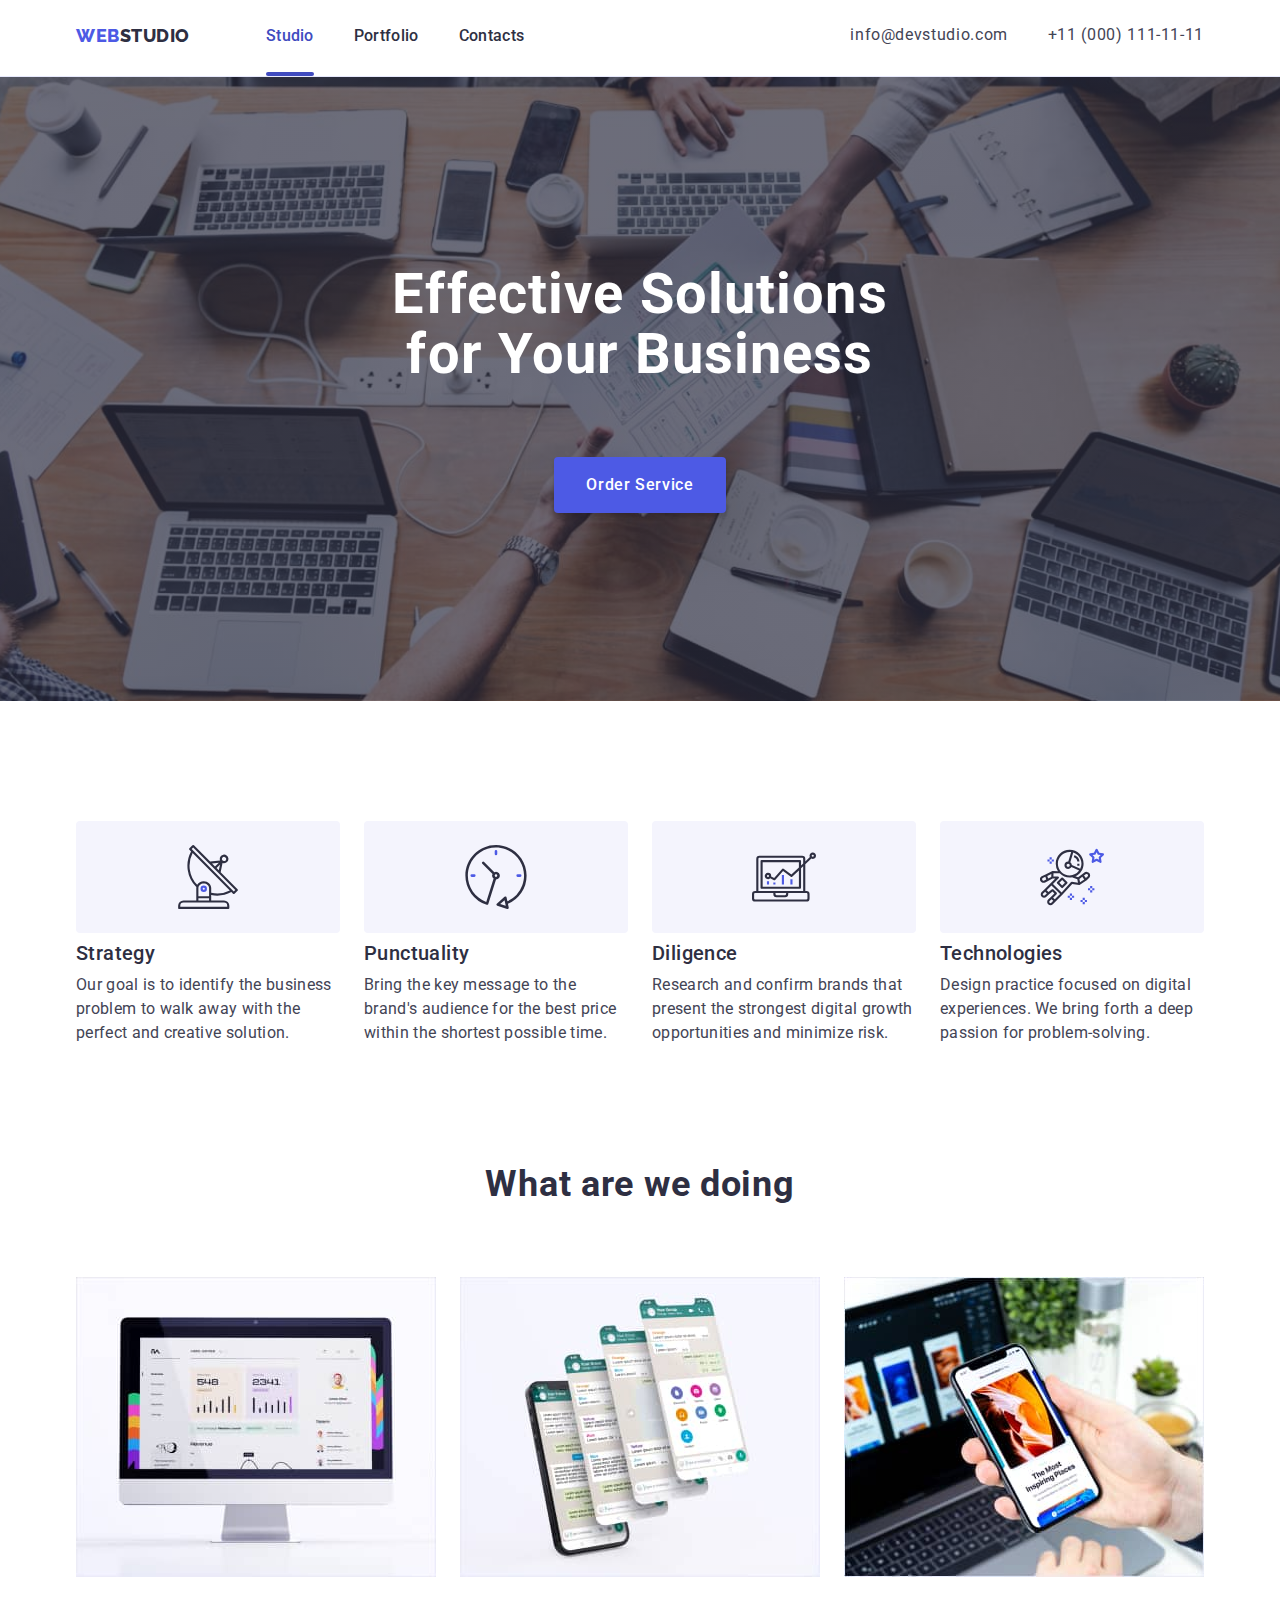
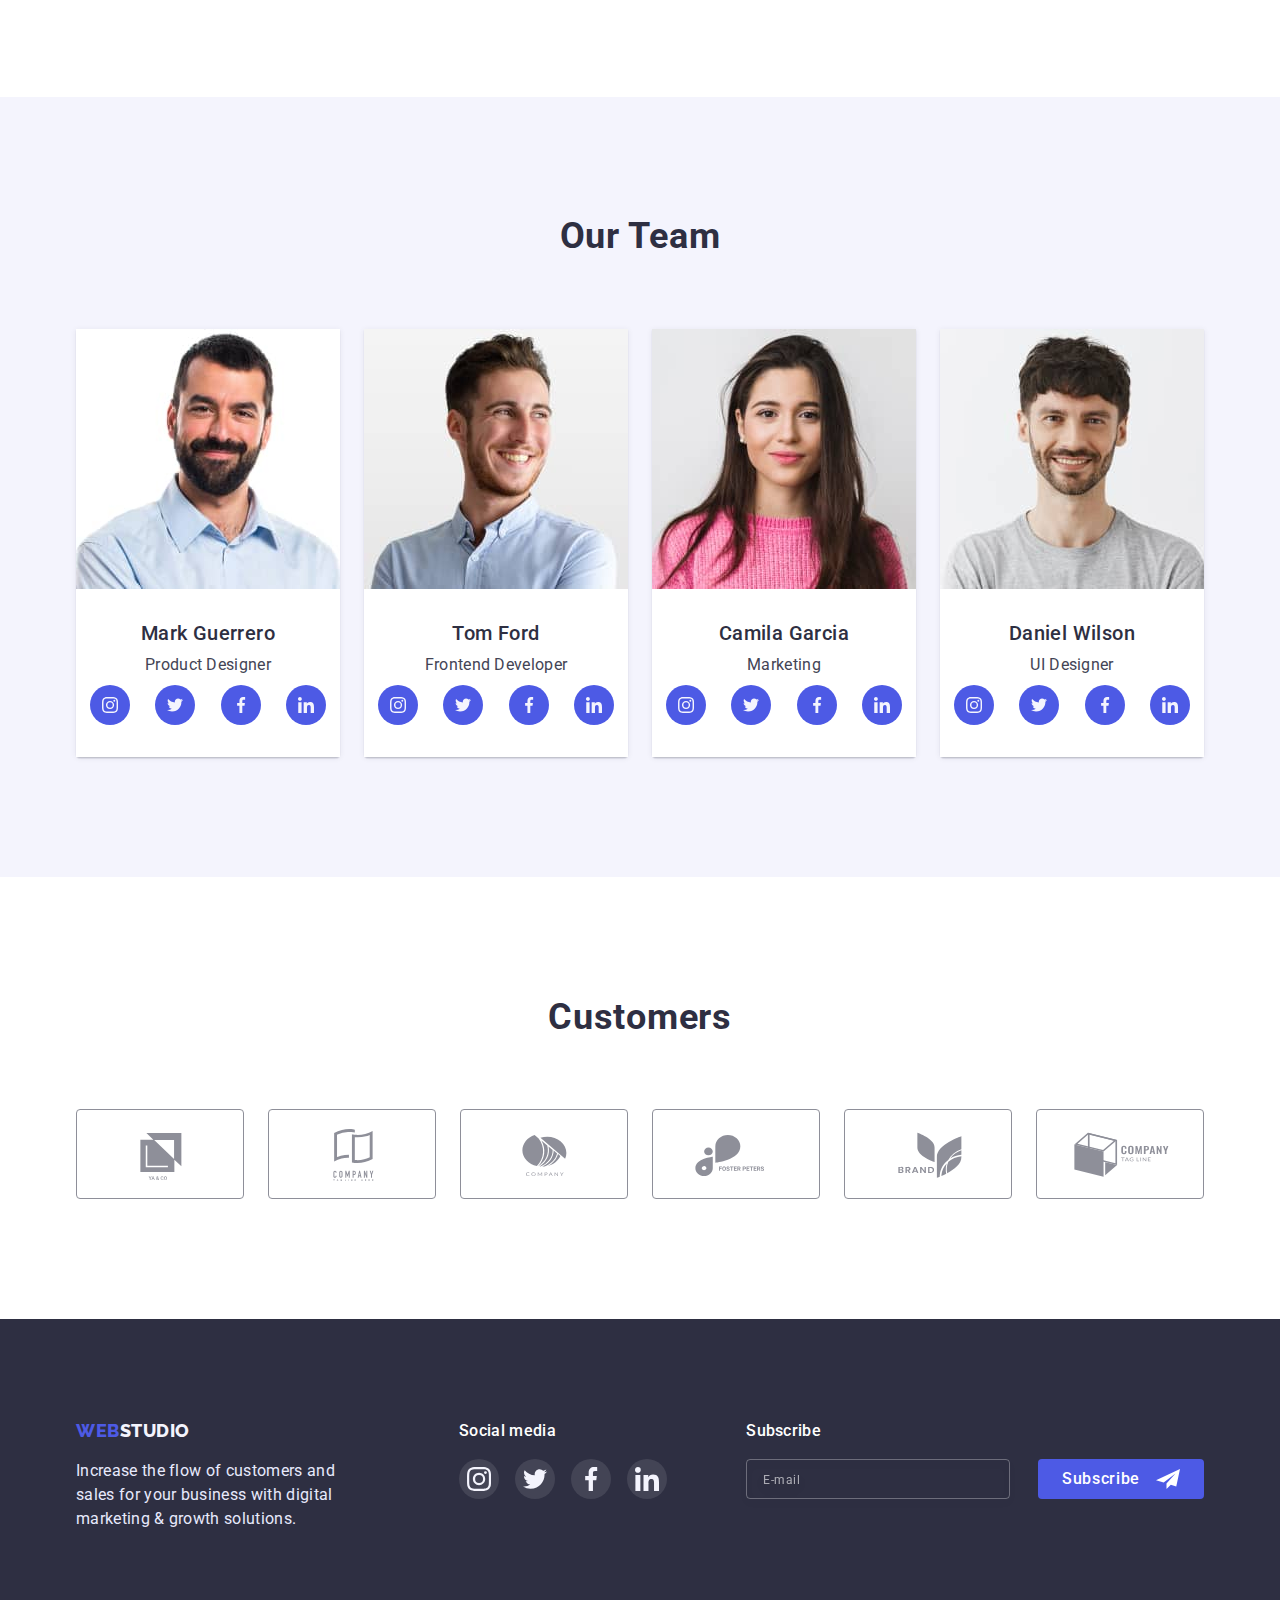
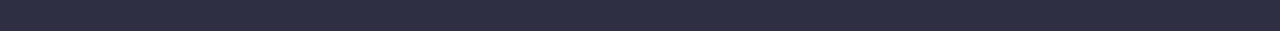
<file: index.html>
<!DOCTYPE html>
<html lang="en">
  <head>
    <meta charset="UTF-8" />
    <meta http-equiv="X-UA-Compatible" content="IE=edge" />
    <meta name="viewport" content="width=device-width, initial-scale=1.0" />
    <title>WebStudio</title>
    <link
      rel="stylesheet"
      href="https://cdnjs.cloudflare.com/ajax/libs/modern-normalize/1.0.0/modern-normalize.min.css"
    />
    <link
      href="https://fonts.googleapis.com/css2?family=Raleway:wght@800&family=Roboto:wght@400;500;700;900&display=swap"
      rel="stylesheet"
    />
    <link rel="stylesheet" href="./css/styles.css" />
  </head>
  <body>
    <header class="page-header">
      <div class="container">
        <a class="logo" href="./index.html"
          ><span class="logo-accent">Web</span>Studio</a
        >
        <div class="menu-container js-menu-container">
          <button class="menu-toggle js-close-menu mobile-menu-close">
            <svg class="close-modal-icon" width="8" height="8">
              <use href="./images/icons.svg#icon-close-modal"></use>
            </svg>
          </button>
          <nav class="page-nav">
            <ul class="nav-list">
              <li class="nav-item">
                <a class="nav-link active-link" href="./index.html">Studio</a>
              </li>
              <li class="nav-item">
                <a class="nav-link" href="./portfolio.html">Portfolio</a>
              </li>
              <li class="nav-item">
                <a class="nav-link" href="">Contacts</a>
              </li>
            </ul>
          </nav>
          <div class="menu-bottom">
            <address class="page-address">
              <ul class="contacts-list">
                <li class="contacts-item">
                  <a class="contacts-link" href="mailto:info@devstudio.com"
                    >info@devstudio.com</a
                  >
                </li>
                <li class="contacts-item">
                  <a class="contacts-link" href="tel:+110001111111"
                    >+11 (000) 111-11-11</a
                  >
                </li>
              </ul>
            </address>
            <ul class="social-list">
              <li class="social-item">
                <a href="" class="social-link">
                  <svg class="social-icon" width="16" height="16">
                    <use href="./images/icons.svg#icon-instagram"></use>
                  </svg>
                </a>
              </li>
              <li class="social-item">
                <a href="" class="social-link">
                  <svg class="social-icon" width="16" height="16">
                    <use href="./images/icons.svg#icon-twitter"></use>
                  </svg>
                </a>
              </li>
              <li class="social-item">
                <a href="" class="social-link">
                  <svg class="social-icon" width="16" height="16">
                    <use href="./images/icons.svg#icon-facebook"></use>
                  </svg>
                </a>
              </li>
              <li class="social-item">
                <a href="" class="social-link">
                  <svg class="social-icon" width="16" height="16">
                    <use href="./images/icons.svg#icon-linkedin"></use>
                  </svg>
                </a>
              </li>
            </ul>
          </div>
        </div>
        <button
          class="menu-toggle js-open-menu"
          aria-expanded="false"
          aria-controls="mobile-menu"
        >
          <svg class="mobile-menu-open-icon">
            <use href="./images/icons.svg#icon-mobile-menu"></use>
          </svg>
        </button>
      </div>
    </header>
    <main class="page-main">
      <section class="hero page-section">
        <div class="container">
          <h1 class="hero-title">Effective Solutions for Your Business</h1>
          <button class="hero-btn" type="button" data-modal-open>
            Order Service
          </button>
        </div>
      </section>
      <section class="features page-section">
        <div class="container">
          <h2 class="visually-hidden">Features</h2>
          <ul class="features-list">
            <li class="features-item">
              <div class="feature-icon-container">
                <svg width="64" height="64">
                  <use href="./images/icons.svg#icon-feature1"></use>
                </svg>
              </div>
              <h3 class="features-item-title">Strategy</h3>
              <p class="features-item-text">
                Our goal is to identify the business problem to walk away with
                the perfect and creative solution.
              </p>
            </li>
            <li class="features-item">
              <div class="feature-icon-container">
                <svg class="feature-icon" width="64" height="64">
                  <use href="./images/icons.svg#icon-feature2"></use>
                </svg>
              </div>
              <h3 class="features-item-title">Punctuality</h3>
              <p class="features-item-text">
                Bring the key message to the brand's audience for the best price
                within the shortest possible time.
              </p>
            </li>
            <li class="features-item">
              <div class="feature-icon-container">
                <svg class="feature-icon" width="64" height="64">
                  <use href="./images/icons.svg#icon-feature3"></use>
                </svg>
              </div>
              <h3 class="features-item-title">Diligence</h3>
              <p class="features-item-text">
                Research and confirm brands that present the strongest digital
                growth opportunities and minimize risk.
              </p>
            </li>
            <li class="features-item">
              <div class="feature-icon-container">
                <svg class="feature-icon" width="64" height="64">
                  <use href="./images/icons.svg#icon-feature4"></use>
                </svg>
              </div>
              <h3 class="features-item-title">Technologies</h3>
              <p class="features-item-text">
                Design practice focused on digital experiences. We bring forth a
                deep passion for problem-solving.
              </p>
            </li>
          </ul>
        </div>
      </section>
      <section class="about page-section">
        <div class="container">
          <h2 class="about-title">What are we doing</h2>
          <ul class="about-list">
            <li class="about-item">
              <img
                srcset="./images/about1.jpg 1x, ./images/about1@2x.jpg 2x"
                src="./images/about1.jpg"
                alt="desktop"
                width="360"
                class="about-item-img"
              />
            </li>
            <li class="about-item">
              <img
                srcset="./images/about2.jpg 1x, ./images/about2@2x.jpg 2x"
                src="./images/about2.jpg"
                alt="mobile app"
                width="360"
                class="about-item-img"
              />
            </li>
            <li class="about-item">
              <img
                srcset="./images/about3.jpg 1x, ./images/about3@2x.jpg 2x"
                src="./images/about3.jpg"
                alt="phone"
                width="360"
                class="about-item-img"
              />
            </li>
          </ul>
        </div>
      </section>
      <section class="team page-section">
        <div class="container">
          <h2 class="team-title">Our Team</h2>
          <ul class="team-cards">
            <li class="team-card">
              <img
                srcset="./images/team1.jpg 1x, ./images/team1@2x.jpg 2x"
                src="./images/team1.jpg"
                alt="Mark Guerrero on the portrait"
                width="264"
                class="team-card-img"
              />
              <div class="team-card-content">
                <h3 class="team-card-title">Mark Guerrero</h3>
                <p class="team-card-text">Product Designer</p>
                <ul class="social-list">
                  <li class="social-item">
                    <a href="" class="social-link">
                      <svg class="social-icon" width="16" height="16">
                        <use href="./images/icons.svg#icon-instagram"></use>
                      </svg>
                    </a>
                  </li>
                  <li class="social-item">
                    <a href="" class="social-link">
                      <svg class="social-icon" width="16" height="16">
                        <use href="./images/icons.svg#icon-twitter"></use>
                      </svg>
                    </a>
                  </li>
                  <li class="social-item">
                    <a href="" class="social-link">
                      <svg class="social-icon" width="16" height="16">
                        <use href="./images/icons.svg#icon-facebook"></use>
                      </svg>
                    </a>
                  </li>
                  <li class="social-item">
                    <a href="" class="social-link">
                      <svg class="social-icon" width="16" height="16">
                        <use href="./images/icons.svg#icon-linkedin"></use>
                      </svg>
                    </a>
                  </li>
                </ul>
              </div>
            </li>
            <li class="team-card">
              <img
                srcset="./images/team2.jpg 1x, ./images/team2@2x.jpg 2x"
                src="./images/team2.jpg"
                alt="Tom Ford on the portrait"
                width="264"
                class="team-card-img"
              />
              <div class="team-card-content">
                <h3 class="team-card-title">Tom Ford</h3>
                <p class="team-card-text">Frontend Developer</p>
                <ul class="social-list">
                  <li class="social-item">
                    <a href="" class="social-link">
                      <svg class="social-icon" width="16" height="16">
                        <use href="./images/icons.svg#icon-instagram"></use>
                      </svg>
                    </a>
                  </li>
                  <li class="social-item">
                    <a href="" class="social-link">
                      <svg class="social-icon" width="16" height="16">
                        <use href="./images/icons.svg#icon-twitter"></use>
                      </svg>
                    </a>
                  </li>
                  <li class="social-item">
                    <a href="" class="social-link">
                      <svg class="social-icon" width="16" height="16">
                        <use href="./images/icons.svg#icon-facebook"></use>
                      </svg>
                    </a>
                  </li>
                  <li class="social-item">
                    <a href="" class="social-link">
                      <svg class="social-icon" width="16" height="16">
                        <use href="./images/icons.svg#icon-linkedin"></use>
                      </svg>
                    </a>
                  </li>
                </ul>
              </div>
            </li>
            <li class="team-card">
              <img
                srcset="./images/team3.jpg 1x, ./images/team3@2x.jpg 2x"
                src="./images/team3.jpg"
                alt="Camila Garcia on the portrait"
                width="264"
                class="team-card-img"
              />
              <div class="team-card-content">
                <h3 class="team-card-title">Camila Garcia</h3>
                <p class="team-card-text">Marketing</p>
                <ul class="social-list">
                  <li class="social-item">
                    <a href="" class="social-link">
                      <svg class="social-icon" width="16" height="16">
                        <use href="./images/icons.svg#icon-instagram"></use>
                      </svg>
                    </a>
                  </li>
                  <li class="social-item">
                    <a href="" class="social-link">
                      <svg class="social-icon" width="16" height="16">
                        <use href="./images/icons.svg#icon-twitter"></use>
                      </svg>
                    </a>
                  </li>
                  <li class="social-item">
                    <a href="" class="social-link">
                      <svg class="social-icon" width="16" height="16">
                        <use href="./images/icons.svg#icon-facebook"></use>
                      </svg>
                    </a>
                  </li>
                  <li class="social-item">
                    <a href="" class="social-link">
                      <svg class="social-icon" width="16" height="16">
                        <use href="./images/icons.svg#icon-linkedin"></use>
                      </svg>
                    </a>
                  </li>
                </ul>
              </div>
            </li>
            <li class="team-card">
              <img
                srcset="./images/team4.jpg 1x, ./images/team4@2x.jpg 2x"
                src="./images/team4.jpg"
                alt="Daniel Wilson on the portrait"
                width="264"
                class="team-card-img"
              />
              <div class="team-card-content">
                <h3 class="team-card-title">Daniel Wilson</h3>
                <p class="team-card-text">UI Designer</p>
                <ul class="social-list">
                  <li class="social-item">
                    <a href="" class="social-link">
                      <svg class="social-icon" width="16" height="16">
                        <use href="./images/icons.svg#icon-instagram"></use>
                      </svg>
                    </a>
                  </li>
                  <li class="social-item">
                    <a href="" class="social-link">
                      <svg class="social-icon" width="16" height="16">
                        <use href="./images/icons.svg#icon-twitter"></use>
                      </svg>
                    </a>
                  </li>
                  <li class="social-item">
                    <a href="" class="social-link">
                      <svg class="social-icon" width="16" height="16">
                        <use href="./images/icons.svg#icon-facebook"></use>
                      </svg>
                    </a>
                  </li>
                  <li class="social-item">
                    <a href="" class="social-link">
                      <svg class="social-icon" width="16" height="16">
                        <use href="./images/icons.svg#icon-linkedin"></use>
                      </svg>
                    </a>
                  </li>
                </ul>
              </div>
            </li>
          </ul>
        </div>
      </section>
      <section class="customers page-section">
        <div class="container">
          <h2 class="customers-title">Customers</h2>
          <ul class="customers-list">
            <li class="customer-item">
              <a href="" class="customer-link">
                <svg class="customer-icon" width="104" height="56">
                  <use href="./images/icons.svg#icon-customers1"></use>
                </svg>
              </a>
            </li>
            <li class="customer-item">
              <a href="" class="customer-link">
                <svg class="customer-icon" width="104" height="56">
                  <use href="./images/icons.svg#icon-customers2"></use>
                </svg>
              </a>
            </li>
            <li class="customer-item">
              <a href="" class="customer-link">
                <svg class="customer-icon" width="104" height="56">
                  <use href="./images/icons.svg#icon-customers3"></use>
                </svg>
              </a>
            </li>
            <li class="customer-item">
              <a href="" class="customer-link">
                <svg class="customer-icon" width="104" height="56">
                  <use href="./images/icons.svg#icon-customers4"></use>
                </svg>
              </a>
            </li>
            <li class="customer-item">
              <a href="" class="customer-link">
                <svg class="customer-icon" width="104" height="56">
                  <use href="./images/icons.svg#icon-customers5"></use>
                </svg>
              </a>
            </li>
            <li class="customer-item">
              <a href="" class="customer-link">
                <svg class="customer-icon" width="104" height="56">
                  <use href="./images/icons.svg#icon-customers6"></use>
                </svg>
              </a>
            </li>
          </ul>
        </div>
      </section>
    </main>
    <footer class="page-footer">
      <div class="container">
        <div class="footer-text-container">
          <a class="logo" href="./index.html"
            ><span class="logo-accent">Web</span>Studio</a
          >
          <p class="footer-text">
            Increase the flow of customers and sales for your business with
            digital marketing & growth solutions.
          </p>
        </div>
        <div class="footer-social">
          <p class="footer-social-text">Social media</p>
          <ul class="social-list">
            <li class="social-item">
              <a href="" class="social-link">
                <svg class="social-icon" width="24" height="24">
                  <use href="./images/icons.svg#icon-instagram"></use>
                </svg>
              </a>
            </li>
            <li class="social-item">
              <a href="" class="social-link">
                <svg class="social-icon" width="24" height="24">
                  <use href="./images/icons.svg#icon-twitter"></use>
                </svg>
              </a>
            </li>
            <li class="social-item">
              <a href="" class="social-link">
                <svg class="social-icon" width="24" height="24">
                  <use href="./images/icons.svg#icon-facebook"></use>
                </svg>
              </a>
            </li>
            <li class="social-item">
              <a href="" class="social-link">
                <svg class="social-icon" width="24" height="24">
                  <use href="./images/icons.svg#icon-linkedin"></use>
                </svg>
              </a>
            </li>
          </ul>
        </div>
        <div class="footer-form-container">
          <form class="footer-form">
            <label class="fieldset" for="email">
              <span class="footer-label">Subscribe</span></label
            >
            <input
              type="email"
              name="email"
              id="email"
              class="footer-input"
              placeholder="E-mail"
            />
            <button type="submit" class="footer-form-btn">
              <span class="btn-text">Subscribe</span>
              <svg class="subscribe-icon" width="24" height="24">
                <use href="./images/icons.svg#icon-form-subscribe"></use>
              </svg>
            </button>
          </form>
        </div>
      </div>
    </footer>

    <!-- Modal -->
    <div class="backdrop is-hidden" data-modal>
      <div class="modal">
        <button class="close-modal-btn" type="button" data-modal-close>
          <svg class="close-modal-icon" width="8" height="8">
            <use href="./images/icons.svg#icon-close-modal"></use>
          </svg>
        </button>
        <div class="modal-content">
          <h1 class="modal-title">
            Leave your contacts and we will call you back
          </h1>
          <div class="modal-form-container">
            <form class="modal-form">
              <label class="modal-fieldset">
                <span class="modal-label">Name</span>
                <input type="text" name="name" id="name" class="modal-input" />
                <svg class="modal-icon" width="18" height="24">
                  <use href="./images/icons.svg#icon-form-username"></use>
                </svg>
              </label>
              <label class="modal-fieldset">
                <span class="modal-label">Phone</span>
                <input type="tel" name="phone" id="phone" class="modal-input" />
                <svg class="modal-icon" width="18" height="24">
                  <use href="./images/icons.svg#icon-form-phone"></use>
                </svg>
              </label>
              <label class="modal-fieldset">
                <span class="modal-label">Email</span>
                <input
                  type="email"
                  name="email"
                  id="email"
                  class="modal-input"
                />
                <svg class="modal-icon" width="18" height="24">
                  <use href="./images/icons.svg#icon-form-mail"></use>
                </svg>
              </label>
              <label class="modal-fieldset">
                <span class="modal-label">Comment</span>
                <textarea
                  name="comment"
                  id="comment"
                  placeholder="Text input"
                  class="modal-textarea"
                ></textarea>
              </label>
              <label class="fieldset-policy">
                <input
                  type="checkbox"
                  name="checkbox-policy"
                  id="checkbox"
                  class="visually-hidden checkbox-input"
                />
                <span class="modal-checkbox-icon">
                  <svg class="checkbox-icon" width="10" height="8">
                    <use href="./images/icons.svg#icon-form-checkbox"></use>
                  </svg>
                </span>
                <span class="policy-text"
                  >I accept the terms and conditions of the
                  <a href="" class="policy-link">Privacy Policy</a></span
                >
              </label>
              <button type="submit" class="modal-btn">Send</button>
            </form>
          </div>
        </div>
      </div>
    </div>
    <script src="./js/modal.js"></script>
    <script src="./js/mobile-menu.js"></script>
  </body>
</html>
</file>
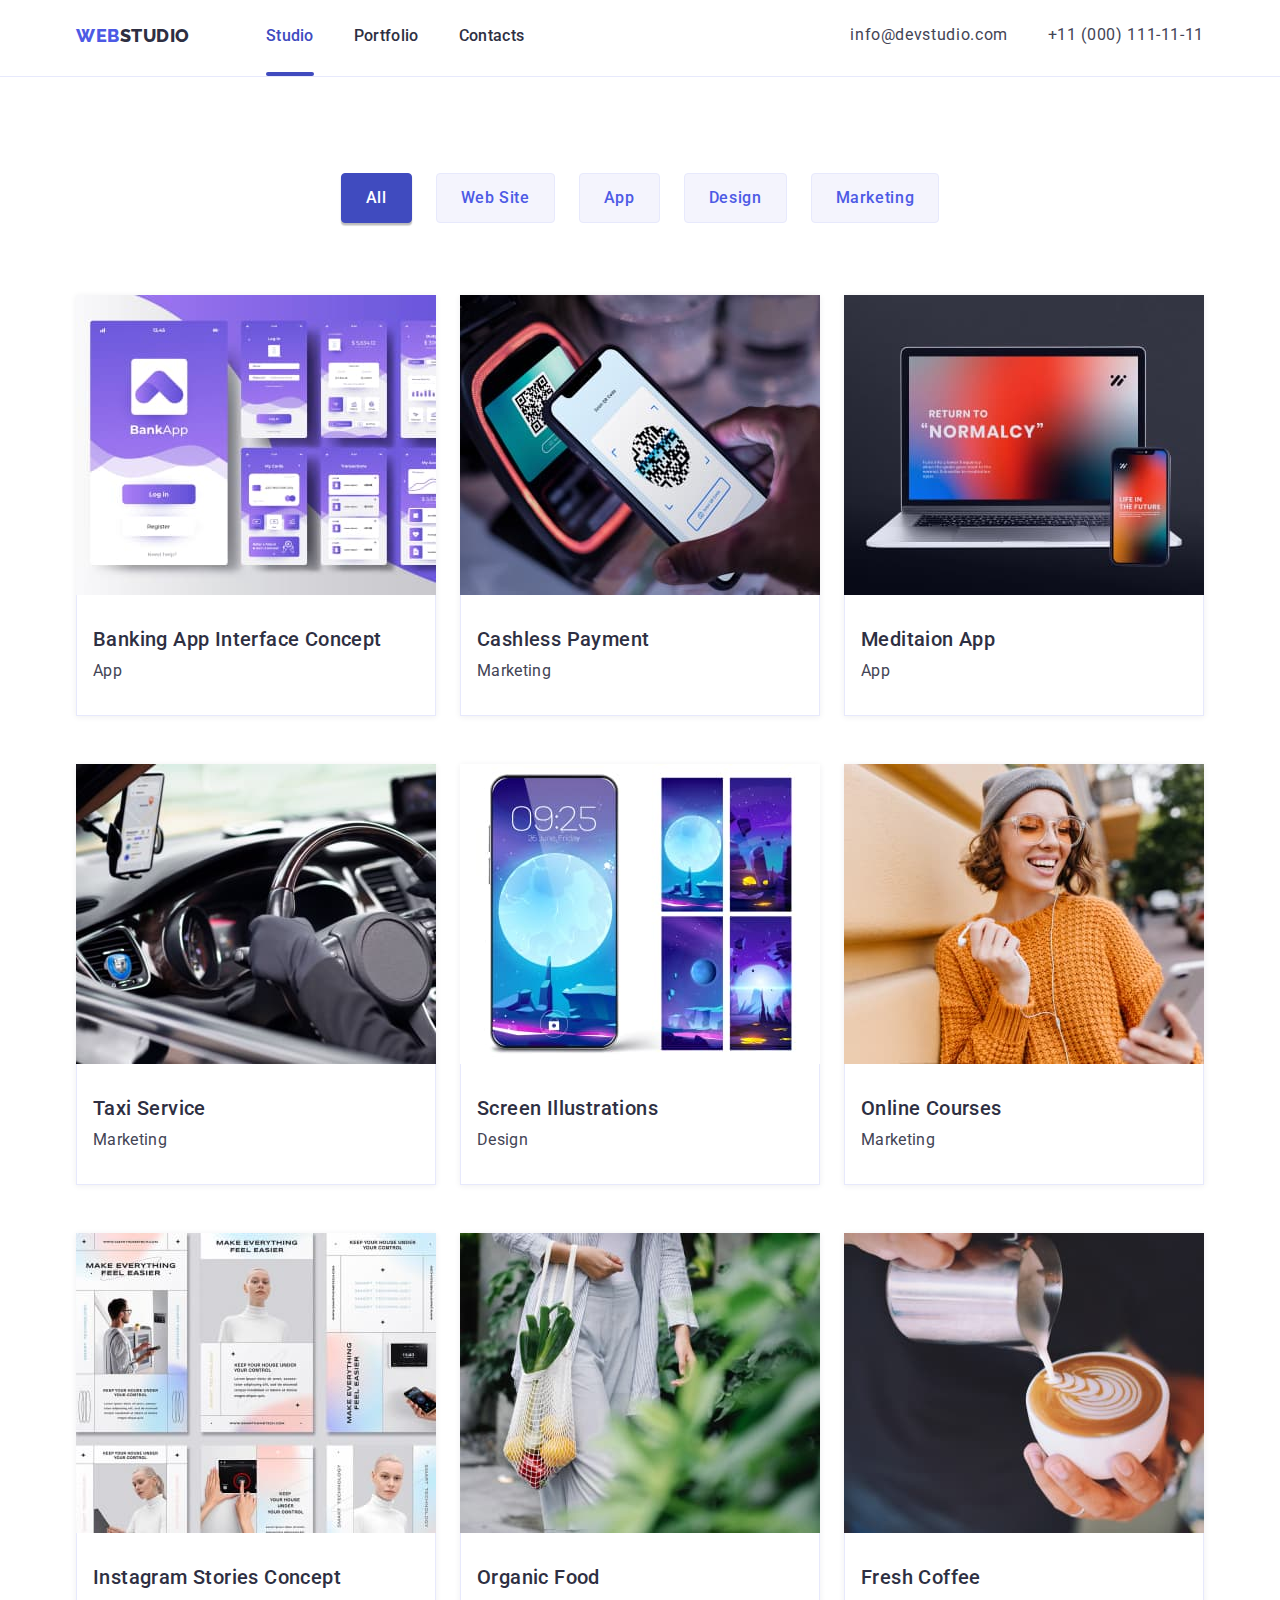
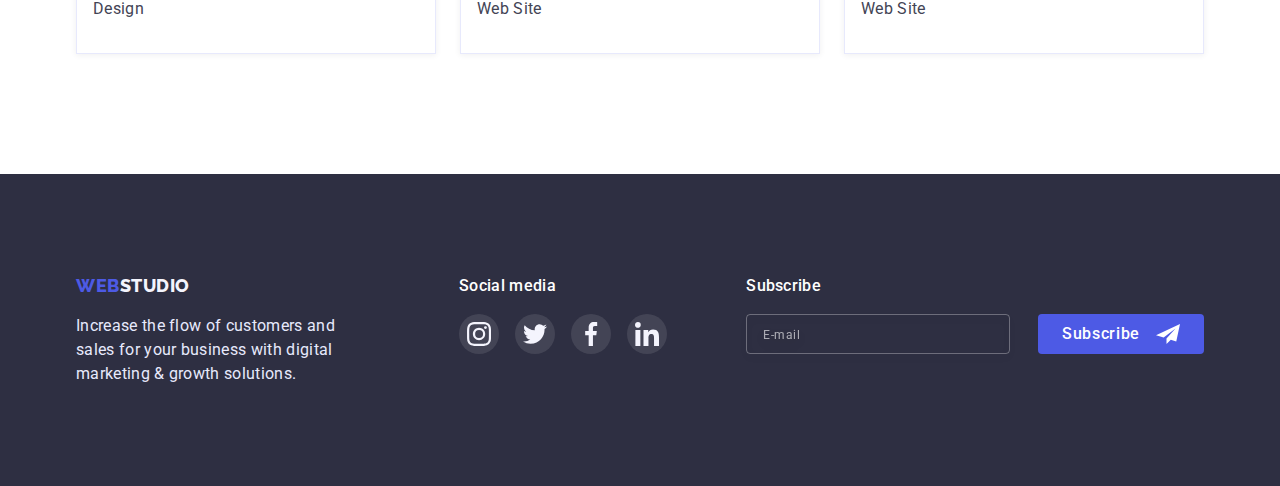
<file: portfolio.html>
<!DOCTYPE html>
<html lang="en">
  <head>
    <meta charset="UTF-8" />
    <meta http-equiv="X-UA-Compatible" content="IE=edge" />
    <meta name="viewport" content="width=device-width, initial-scale=1.0" />
    <title>Portfolio</title>
    <link
      rel="stylesheet"
      href="https://cdnjs.cloudflare.com/ajax/libs/modern-normalize/1.0.0/modern-normalize.min.css"
    />
    <link
      href="https://fonts.googleapis.com/css2?family=Raleway:wght@800&family=Roboto:wght@400;500;700;900&display=swap"
      rel="stylesheet"
    />
    <link rel="stylesheet" href="./css/styles.css" />
  </head>
  <body>
    <header class="page-header">
      <div class="container">
        <a class="logo" href="./index.html"
          ><span class="logo-accent">Web</span>Studio</a
        >
        <div class="menu-container js-menu-container">
          <button class="menu-toggle js-close-menu mobile-menu-close">
            <svg class="close-modal-icon" width="8" height="8">
              <use href="./images/icons.svg#icon-close-modal"></use>
            </svg>
          </button>
          <nav class="page-nav">
            <ul class="nav-list">
              <li class="nav-item">
                <a class="nav-link active-link" href="./index.html">Studio</a>
              </li>
              <li class="nav-item">
                <a class="nav-link" href="./portfolio.html">Portfolio</a>
              </li>
              <li class="nav-item">
                <a class="nav-link" href="">Contacts</a>
              </li>
            </ul>
          </nav>
          <div class="menu-bottom">
            <address class="page-address">
              <ul class="contacts-list">
                <li class="contacts-item">
                  <a class="contacts-link" href="mailto:info@devstudio.com"
                    >info@devstudio.com</a
                  >
                </li>
                <li class="contacts-item">
                  <a class="contacts-link" href="tel:+110001111111"
                    >+11 (000) 111-11-11</a
                  >
                </li>
              </ul>
            </address>
            <ul class="social-list">
              <li class="social-item">
                <a href="" class="social-link">
                  <svg class="social-icon" width="16" height="16">
                    <use href="./images/icons.svg#icon-instagram"></use>
                  </svg>
                </a>
              </li>
              <li class="social-item">
                <a href="" class="social-link">
                  <svg class="social-icon" width="16" height="16">
                    <use href="./images/icons.svg#icon-twitter"></use>
                  </svg>
                </a>
              </li>
              <li class="social-item">
                <a href="" class="social-link">
                  <svg class="social-icon" width="16" height="16">
                    <use href="./images/icons.svg#icon-facebook"></use>
                  </svg>
                </a>
              </li>
              <li class="social-item">
                <a href="" class="social-link">
                  <svg class="social-icon" width="16" height="16">
                    <use href="./images/icons.svg#icon-linkedin"></use>
                  </svg>
                </a>
              </li>
            </ul>
          </div>
        </div>
        <button
          class="menu-toggle js-open-menu"
          aria-expanded="false"
          aria-controls="mobile-menu"
        >
          <svg class="mobile-menu-open-icon">
            <use href="./images/icons.svg#icon-mobile-menu"></use>
          </svg>
        </button>
      </div>
    </header>
    <main class="page-main">
      <section class="projects page-section">
        <div class="container">
          <h2 class="visually-hidden">Projects</h2>
          <ul class="filter-list">
            <li class="filter-item">
              <button class="filter-btn active-btn" type="button">All</button>
            </li>
            <li class="filter-item">
              <button class="filter-btn" type="button">Web Site</button>
            </li>
            <li class="filter-item">
              <button class="filter-btn" type="button">App</button>
            </li>
            <li class="filter-item">
              <button class="filter-btn" type="button">Design</button>
            </li>
            <li class="filter-item">
              <button class="filter-btn" type="button">Marketing</button>
            </li>
          </ul>
          <ul class="projects-cards">
            <li class="project-card">
              <a href="" class="project-card-link">
                <div class="project-card-thumb">
                  <img
                    srcset="
                      ./images/project-card1.jpg    1x,
                      ./images/project-card1@2x.jpg 2x
                    "
                    src="./images/project-card1.jpg"
                    alt="banking app pages"
                    width="360"
                    class="project-card-img"
                  />
                  <p class="project-card-overlay">
                    14 Stylish and User-Friendly App Design Concepts · Task
                    Manager App · Calorie Tracker App · Exotic Fruit Ecommerce
                    App · Cloud Storage App
                  </p>
                </div>
                <div class="project-cards-content">
                  <h3 class="project-card-title">
                    Banking App Interface Concept
                  </h3>
                  <p class="project-card-text">App</p>
                </div>
              </a>
            </li>
            <li class="project-card">
              <a href="" class="project-card-link">
                <div class="project-card-thumb">
                  <img
                    srcset="
                      ./images/project-card2.jpg    1x,
                      ./images/project-card2@2x.jpg 2x
                    "
                    src="./images/project-card2.jpg"
                    alt="banking app pages"
                    width="360"
                    class="project-card-img"
                  />
                  <p class="project-card-overlay">
                    14 Stylish and User-Friendly App Design Concepts · Task
                    Manager App · Calorie Tracker App · Exotic Fruit Ecommerce
                    App · Cloud Storage App
                  </p>
                </div>
                <div class="project-cards-content">
                  <h3 class="project-card-title">Cashless Payment</h3>
                  <p class="project-card-text">Marketing</p>
                </div>
              </a>
            </li>
            <li class="project-card">
              <a href="" class="project-card-link">
                <div class="project-card-thumb">
                  <img
                    srcset="
                      ./images/project-card3.jpg    1x,
                      ./images/project-card3@2x.jpg 2x
                    "
                    src="./images/project-card3.jpg"
                    alt="banking app pages"
                    width="360"
                    class="project-card-img"
                  />
                  <p class="project-card-overlay">
                    14 Stylish and User-Friendly App Design Concepts · Task
                    Manager App · Calorie Tracker App · Exotic Fruit Ecommerce
                    App · Cloud Storage App
                  </p>
                </div>
                <div class="project-cards-content">
                  <h3 class="project-card-title">Meditaion App</h3>
                  <p class="project-card-text">App</p>
                </div>
              </a>
            </li>
            <li class="project-card">
              <a href="" class="project-card-link">
                <div class="project-card-thumb">
                  <img
                    srcset="
                      ./images/project-card4.jpg    1x,
                      ./images/project-card4@2x.jpg 2x
                    "
                    src="./images/project-card4.jpg"
                    alt="banking app pages"
                    width="360"
                    class="project-card-img"
                  />
                  <p class="project-card-overlay">
                    14 Stylish and User-Friendly App Design Concepts · Task
                    Manager App · Calorie Tracker App · Exotic Fruit Ecommerce
                    App · Cloud Storage App
                  </p>
                </div>
                <div class="project-cards-content">
                  <h3 class="project-card-title">Taxi Service</h3>
                  <p class="project-card-text">Marketing</p>
                </div>
              </a>
            </li>
            <li class="project-card">
              <a href="" class="project-card-link">
                <div class="project-card-thumb">
                  <img
                    srcset="
                      ./images/project-card5.jpg    1x,
                      ./images/project-card5@2x.jpg 2x
                    "
                    src="./images/project-card5.jpg"
                    alt="banking app pages"
                    width="360"
                    class="project-card-img"
                  />
                  <p class="project-card-overlay">
                    14 Stylish and User-Friendly App Design Concepts · Task
                    Manager App · Calorie Tracker App · Exotic Fruit Ecommerce
                    App · Cloud Storage App
                  </p>
                </div>
                <div class="project-cards-content">
                  <h3 class="project-card-title">Screen Illustrations</h3>
                  <p class="project-card-text">Design</p>
                </div>
              </a>
            </li>
            <li class="project-card">
              <a href="" class="project-card-link">
                <div class="project-card-thumb">
                  <img
                    srcset="
                      ./images/project-card6.jpg    1x,
                      ./images/project-card6@2x.jpg 2x
                    "
                    src="./images/project-card6.jpg"
                    alt="banking app pages"
                    width="360"
                    class="project-card-img"
                  />
                  <p class="project-card-overlay">
                    14 Stylish and User-Friendly App Design Concepts · Task
                    Manager App · Calorie Tracker App · Exotic Fruit Ecommerce
                    App · Cloud Storage App
                  </p>
                </div>
                <div class="project-cards-content">
                  <h3 class="project-card-title">Online Courses</h3>
                  <p class="project-card-text">Marketing</p>
                </div>
              </a>
            </li>
            <li class="project-card">
              <a href="" class="project-card-link">
                <div class="project-card-thumb">
                  <img
                    srcset="
                      ./images/project-card7.jpg    1x,
                      ./images/project-card7@2x.jpg 2x
                    "
                    src="./images/project-card7.jpg"
                    alt="banking app pages"
                    width="360"
                    class="project-card-img"
                  />
                  <p class="project-card-overlay">
                    14 Stylish and User-Friendly App Design Concepts · Task
                    Manager App · Calorie Tracker App · Exotic Fruit Ecommerce
                    App · Cloud Storage App
                  </p>
                </div>
                <div class="project-cards-content">
                  <h3 class="project-card-title">Instagram Stories Concept</h3>
                  <p class="project-card-text">Design</p>
                </div>
              </a>
            </li>
            <li class="project-card">
              <a href="" class="project-card-link">
                <div class="project-card-thumb">
                  <img
                    srcset="
                      ./images/project-card8.jpg    1x,
                      ./images/project-card8@2x.jpg 2x
                    "
                    src="./images/project-card8.jpg"
                    alt="banking app pages"
                    width="360"
                    class="project-card-img"
                  />
                  <p class="project-card-overlay">
                    14 Stylish and User-Friendly App Design Concepts · Task
                    Manager App · Calorie Tracker App · Exotic Fruit Ecommerce
                    App · Cloud Storage App
                  </p>
                </div>
                <div class="project-cards-content">
                  <h3 class="project-card-title">Organic Food</h3>
                  <p class="project-card-text">Web Site</p>
                </div>
              </a>
            </li>
            <li class="project-card">
              <a href="" class="project-card-link">
                <div class="project-card-thumb">
                  <img
                    srcset="
                      ./images/project-card9.jpg    1x,
                      ./images/project-card9@2x.jpg 2x
                    "
                    src="./images/project-card9.jpg"
                    alt="banking app pages"
                    width="360"
                    class="project-card-img"
                  />
                  <p class="project-card-overlay">
                    14 Stylish and User-Friendly App Design Concepts · Task
                    Manager App · Calorie Tracker App · Exotic Fruit Ecommerce
                    App · Cloud Storage App
                  </p>
                </div>
                <div class="project-cards-content">
                  <h3 class="project-card-title">Fresh Coffee</h3>
                  <p class="project-card-text">Web Site</p>
                </div>
              </a>
            </li>
          </ul>
        </div>
      </section>
    </main>
    <footer class="page-footer">
      <div class="container">
        <div class="footer-text-container">
          <a class="logo" href="./index.html"
            ><span class="logo-accent">Web</span>Studio</a
          >
          <p class="footer-text">
            Increase the flow of customers and sales for your business with
            digital marketing & growth solutions.
          </p>
        </div>
        <div class="footer-social">
          <p class="footer-social-text">Social media</p>
          <ul class="social-list">
            <li class="social-item">
              <a href="" class="social-link">
                <svg class="social-icon" width="24" height="24">
                  <use href="./images/icons.svg#icon-instagram"></use>
                </svg>
              </a>
            </li>
            <li class="social-item">
              <a href="" class="social-link">
                <svg class="social-icon" width="24" height="24">
                  <use href="./images/icons.svg#icon-twitter"></use>
                </svg>
              </a>
            </li>
            <li class="social-item">
              <a href="" class="social-link">
                <svg class="social-icon" width="24" height="24">
                  <use href="./images/icons.svg#icon-facebook"></use>
                </svg>
              </a>
            </li>
            <li class="social-item">
              <a href="" class="social-link">
                <svg class="social-icon" width="24" height="24">
                  <use href="./images/icons.svg#icon-linkedin"></use>
                </svg>
              </a>
            </li>
          </ul>
        </div>
        <div class="footer-form-container">
          <form class="footer-form">
            <label class="fieldset" for="email">
              <span class="footer-label">Subscribe</span></label
            >
            <input
              type="email"
              name="email"
              id="email"
              class="footer-input"
              placeholder="E-mail"
            />
            <button type="submit" class="footer-form-btn">
              <span class="btn-text">Subscribe</span>
              <svg class="subscribe-icon" width="24" height="24">
                <use href="./images/icons.svg#icon-form-subscribe"></use>
              </svg>
            </button>
          </form>
        </div>
      </div>
    </footer>
    <script src="./js/mobile-menu.js"></script>
  </body>
</html>
</file>
<file: css/styles.css>
:root {
  --iris-color: #4d5ae5;
  --ocean-color: #404bbf;
  --navy-blue-color: #2e2f42;
  --green-color: #31d0aa;
  --slate-color: #434455;
  --light-slate-color: #8e8f99;
  --cornflower-color: #e7e9fc;
  --cloud-color: #f4f4fd;
  --navy-blue-backdrop-color: rgba(46, 47, 66, 0.4);
  --modal-bg-color: #fcfcfc;

  --white-color: #fff;
  --black-color: #000;
  --footer-social-icons-bg: rgba(255, 255, 255, 0.1);
  --time-transition: 250ms;
  --timing-function: cubic-bezier(0.4, 0, 0.2, 1);

  --footer-input-border-color: rgba(255, 255, 255, 0.3);
  --footer-input-placeholder-color: rgba(255, 255, 255, 0.6);

  --modal-input-border-color: rgba(33, 33, 33, 0.2);
  --modal-input-placeholder-color: rgba(117, 117, 117, 0.5);
  --modal-policy-color: #757575;

  --mobile-breakpoint: 480px;
  --tablet-breakpoint: 768px;
  --desktop-breakpoint: 1200px;
}

/* ============= Generals ============= */
body {
  font-family: 'Roboto', sans-serif;
  color: var(--navy-blue-color);
}
body.modal-open {
  overflow: hidden;
}
h1,
h2,
h3,
h4,
h5,
h6,
ul,
p {
  margin: 0;
  padding: 0;
}
img {
  display: block;
  max-width: 100%;
}
.visually-hidden {
  position: absolute;
  width: 1px;
  height: 1px;
  margin: -1px;
  padding: 0;
  border: 0;
  clip: rect(0 0 0 0);
  overflow: hidden;
}
.container {
  max-width: 428px;
  padding: 0 16px;
  margin: 0 auto;
}
.page-section {
  padding: 96px 0;
}

/* ============= Header ============= */
.page-header {
  border-bottom: 1px solid var(--cornflower-color);
  padding: 24px 0;
}

/* ===== Logo ===== */
.logo {
  font-family: 'Raleway', sans-serif;
  font-weight: 800;
  color: currentColor;
  font-size: 18px;
  line-height: 1.166;
  letter-spacing: 0.03em;
  text-decoration: none;
  text-transform: uppercase;
}
.logo-accent {
  color: var(--iris-color);
}

/* ============= Mobile-menu ============= */
@media screen and (max-width: 767px) {
  .page-header .container {
    display: flex;
    align-items: center;
  }
  .menu-container {
    z-index: 999;
    position: fixed;
    top: 0;
    left: 0;
    width: 100vw;
    height: 100vh;
    background-color: #fff;
    padding: 80px 0 40px 40px;
    display: flex;
    flex-direction: column;
    justify-content: space-between;
    overflow-y: scroll;
    transform: translateX(100%);
    transition: transform var(--time-transition) var(--timing-function);
  }
  .menu-container.is-open {
    transform: translateX(0);
  }
  .menu-toggle {
    margin-left: auto;
    display: flex;
    justify-content: center;
    align-items: center;
    padding: 0;
    border: none;
    outline: none;
    background-color: transparent;
    color: var(--navy-blue-color);
  }
  .mobile-menu-open-icon {
    fill: currentColor;
    width: 53px;
    height: 43px;
  }
  .mobile-menu-close {
    position: absolute;
    top: 40px;
    right: 40px;
    width: 24px;
    height: 24px;
    border-radius: 50%;
    background-color: var(--cornflower-color);
    color: var(--navy-blue-color);
    border: 1px solid rgba(0, 0, 0, 0.1);
    transition: color var(--time-transition) var(--timing-function),
      background-color var(--time-transition) var(--timing-function);
  }
  .mobile-menu-close:hover,
  .mobile-menu-close:focus {
    background-color: var(--ocean-color);
    color: var(--white-color);
  }
  .team-card .social-list {
    padding-right: 0;
  }
}

/* ===== Navigation ===== */
.nav-list {
  list-style: none;
  display: flex;
  flex-direction: column;
  row-gap: 40px;
}
.nav-link {
  color: currentColor;
  text-decoration: none;
  font-size: 36px;
  font-weight: 700;
  line-height: 1.111;
  letter-spacing: 0.02em;
  transition: color var(--time-transition) var(--timing-function);
}
.nav-link:hover,
.nav-link:focus {
  color: var(--ocean-color);
}
.active-link {
  color: var(--ocean-color);
}

/* ===== Contacts ===== */
.menu-bottom {
  margin-top: 0;
}
.page-address {
  margin-bottom: 48px;
}
.contacts-list {
  list-style: none;
  font-style: normal;
  display: flex;
  flex-direction: column-reverse;
  row-gap: 40px;
}
.contacts-link {
  text-decoration: none;
  font-weight: 500;
  font-size: 20px;
  line-height: 1.2;
  letter-spacing: 0.02em;
  color: var(--slate-color);
  transition: color var(--time-transition) var(--timing-function);
}
.contacts-item:last-child .contacts-link {
  font-weight: 600;
  font-size: 36px;
  line-height: 1.111;
  color: var(--iris-color);
}
.contacts-link:hover,
.contacts-link:focus,
.contacts-item:last-child .contacts-link:hover,
.contacts-item:last-child .contacts-link:focus {
  color: var(--ocean-color);
}

.social-list {
  display: flex;
  justify-content: space-between;
  list-style: none;
}
.menu-bottom .social-list {
  padding-right: 60px;
}

.social-link {
  display: flex;
  justify-content: center;
  align-items: center;
  width: 40px;
  height: 40px;
  border-radius: 50%;
  background-color: var(--iris-color);
  color: var(--cloud-color);
  transition: background-color var(--time-transition) var(--timing-function);
}
.social-link:hover,
.social-link:focus {
  background-color: var(--ocean-color);
}
.social-icon {
  fill: currentColor;
}
.mobile-menu-close {
  fill: currentColor;
}

/* ============= Main ============= */

/* ============= Hero ============= */
.hero {
  max-width: 428px;
  margin: 0 auto;
  padding: 112px 0;
  background-image: linear-gradient(
      to right,
      rgba(46, 47, 66, 0.7),
      rgba(46, 47, 66, 0.7)
    ),
    url('../images/mobile-hero-bg.jpg');
  background-repeat: no-repeat;
  background-position: center;
  background-size: cover;
}
@media (min-device-pixel-ratio: 2),
  (-webkit-min-device-pixel-ratio: 2),
  (min-resolution: 192dpi),
  (min-resolution: 2dppx) {
  .hero {
    background-image: linear-gradient(
        to right,
        rgba(46, 47, 66, 0.7),
        rgba(46, 47, 66, 0.7)
      ),
      url('../images/mobile-hero-bg@2x.jpg');
    background-size: cover;
  }
}
.hero-title {
  color: var(--white-color);
  font-size: 36px;
  line-height: 1.111;
  letter-spacing: 0.02em;
  max-width: 319px;
  text-align: center;
  margin: 0 auto;
  margin-bottom: 72px;
}
.hero-btn {
  display: block;
  margin: 0 auto;
  color: var(--white-color);
  font-family: inherit;
  font-weight: 500;
  line-height: 1.5;
  letter-spacing: 0.04em;
  border: none;
  outline: none;
  cursor: pointer;
  background-color: var(--iris-color);
  padding: 16px 32px;
  box-shadow: 0px 4px 4px rgba(0, 0, 0, 0.15);
  border-radius: 4px;
  transition: background-color var(--time-transition) var(--timing-function);
}
.hero-btn:hover,
.hero-btn:focus {
  background-color: var(--ocean-color);
}

/* ===== Features ===== */
.features-list {
  list-style: none;
  display: flex;
  flex-direction: column;
  row-gap: 72px;
}
.feature-icon-container {
  display: none;
}
.features-item-title {
  text-align: center;
  font-size: 36px;
  line-height: 1.111;
  letter-spacing: 0.02em;
  margin-bottom: 8px;
}
.features-item-text {
  line-height: 1.5;
  letter-spacing: 0.02em;
  color: var(--slate-color);
}

/* ===== About ===== */
.about {
  display: none;
}

/* ===== Team ===== */
.team {
  background-color: var(--cloud-color);
  padding-bottom: 128px;
}
.team-title {
  font-size: 36px;
  line-height: 1.11;
  text-align: center;
  letter-spacing: 0.02em;
  text-transform: capitalize;
  margin-bottom: 72px;
}
.team-cards {
  list-style: none;
  display: flex;
  flex-direction: column;
  justify-content: center;
  align-items: center;
  row-gap: 72px;
}
.team-card {
  box-shadow: 0px 1px 6px rgba(46, 47, 66, 0.08),
    0px 1px 1px rgba(46, 47, 66, 0.16), 0px 2px 1px rgba(46, 47, 66, 0.08);
  border-radius: 0px 0px 4px 4px;
}
.team-card-content {
  padding: 32px 14px;
  background-color: var(--white-color);
}
.team-card-title {
  font-weight: 500;
  font-size: 20px;
  line-height: 1.2;
  letter-spacing: 0.02em;
  text-align: center;
}
.team-card-text {
  color: var(--slate-color);
  line-height: 1.5;
  letter-spacing: 0.02em;
  text-align: center;
  margin: 8px 0;
}
/* ===== Social-Team ===== */
.team-card-content .social-list {
  list-style: none;
  display: flex;
  column-gap: 24px;
}
.social-link {
  justify-content: center;
  align-items: center;
  width: 40px;
  height: 40px;
  border-radius: 50%;
  background-color: var(--iris-color);
  color: var(--cloud-color);
  transition: background-color var(--time-transition) var(--timing-function);
}

/* ===== Customers ===== */
.customers-title {
  font-size: 36px;
  line-height: 1.111;
  letter-spacing: 0.02em;
  text-align: center;
  margin-bottom: 72px;
}
.customers-list {
  list-style: none;
  display: flex;
  flex-wrap: wrap;
  justify-content: center;
  align-items: center;
  column-gap: 16px;
  row-gap: 72px;
}
.customer-link {
  display: inline-flex;
  justify-content: center;
  align-items: center;
  color: var(--light-slate-color);
  border: 1px solid var(--light-slate-color);
  border-radius: 4px;
  padding: 16px 38px;
  transition: color var(--time-transition) var(--timing-function),
    border-color var(--time-transition) var(--timing-function);
}
.customer-icon {
  fill: currentColor;
}
.customer-link:hover,
.customer-link:focus {
  color: var(--ocean-color);
  border-color: var(--ocean-color);
}
@media screen and (max-width: 427px) {
  .customers-list {
    column-gap: 10px;
    row-gap: 20px;
  }
}

/* ============= portfolio.html ============= */
/* ============= Main ============= */
.projects {
  padding-top: 48px;
  padding-bottom: 48px;
}
/* ===== Filter ===== */
.filter-list {
  max-width: 270px;
  margin-bottom: 48px;
  display: flex;
  flex-wrap: wrap;
  column-gap: 24px;
  row-gap: 16px;
  list-style: none;
}
.filter-btn {
  font-family: inherit;
  font-weight: 500;
  line-height: 1.5;
  letter-spacing: 0.04em;
  padding: 8px 16px;
  color: var(--iris-color);
  background-color: var(--cloud-color);
  border: 1px solid var(--cornflower-color);
  border-radius: 4px;
  cursor: pointer;
  transition: color var(--time-transition) var(--timing-function),
    background-color var(--time-transition) var(--timing-function),
    border-color var(--time-transition) var(--timing-function),
    box-shadow var(--time-transition) var(--timing-function);
}
.filter-btn:hover,
.filter-btn:focus {
  border-color: var(--ocean-color);
  color: var(--white-color);
  background-color: var(--ocean-color);
  box-shadow: 0px 3px 1px rgba(0, 0, 0, 0.1), 0px 2px 1px rgba(0, 0, 0, 0.08),
    0px 2px 2px rgba(0, 0, 0, 0.12);
}
.active-btn {
  border: 1px solid var(--ocean-color);
  color: var(--white-color);
  background-color: var(--ocean-color);
  box-shadow: 0px 3px 1px rgba(0, 0, 0, 0.1), 0px 2px 1px rgba(0, 0, 0, 0.08),
    0px 2px 2px rgba(0, 0, 0, 0.12);
}

/* ===== Projects ===== */
.projects-cards {
  display: flex;
  flex-direction: column;
  justify-content: center;
  align-items: center;
  row-gap: 48px;
}
.project-card {
  list-style: none;
}
.project-card-link {
  color: currentColor;
  text-decoration: none;
  display: inline-block;
  box-shadow: 0px 1px 6px rgba(46, 47, 66, 0.08);
  transition: box-shadow var(--time-transition) var(--timing-function);
}
.project-card-link:hover,
.project-card-link:focus {
  box-shadow: 0px 1px 6px rgba(46, 47, 66, 0.08),
    0px 1px 1px rgba(46, 47, 66, 0.16), 0px 2px 1px rgba(46, 47, 66, 0.08);
}
.project-cards-content {
  padding: 32px 0;
  padding-left: 16px;
  border: 1px solid var(--cornflower-color);
  border-top: none;
  transition: border var(--time-transition) var(--timing-function);
}
.project-card-link:hover .project-cards-content,
.project-card-link:focus .project-cards-content {
  border: 0.5px solid var(--cloud-color);
  border-top: none;
}
.project-card-title {
  font-weight: 500;
  font-size: 20px;
  line-height: 1.2;
  letter-spacing: 0.02em;
  margin-bottom: 8px;
}
.project-card-text {
  color: var(--slate-color);
  line-height: 1.5;
  letter-spacing: 0.02em;
}

.project-card-thumb {
  position: relative;
  overflow: hidden;
}
.project-card-overlay {
  position: absolute;
  top: 0;
  left: 0;
  width: 100%;
  height: 100%;
  background-color: var(--iris-color);
  color: var(--cloud-color);
  line-height: 1.5;
  letter-spacing: 0.02em;
  padding: 40px 32px 0;
  transform: translateY(101%);
  transition: transform var(--time-transition) var(--timing-function);
}
.project-card-link:hover .project-card-overlay,
.project-card-link:focus .project-card-overlay {
  transform: translateY(0);
}

/* ============= Footer ============= */
.page-footer {
  background-color: var(--navy-blue-color);
  padding: 96px 0;
}
.page-footer .container {
  display: flex;
  flex-direction: column;
  justify-content: center;
  align-items: center;
  row-gap: 72px;
}
.page-footer .logo {
  display: block;
  color: var(--cloud-color);
  margin-bottom: 16px;
  text-align: center;
}
.footer-text {
  line-height: 1.5;
  letter-spacing: 0.02em;
  color: var(--cornflower-color);
  max-width: 264px;
}
.footer-social .social-list {
  column-gap: 16px;
}
.footer-social-text {
  margin-bottom: 16px;
  font-weight: 500;
  line-height: 1.5;
  letter-spacing: 0.02em;
  color: var(--white-color);
  text-align: center;
}
.footer-social .social-link {
  background-color: var(--footer-social-icons-bg);
}
.footer-social .social-link:hover,
.footer-social .social-link:focus {
  background-color: var(--green-color);
}
/* ========= Footer-form ========= */
.footer-form-container {
  width: 100%;
}
.footer-form {
  display: flex;
  flex-direction: column;
  justify-content: center;
  align-items: center;
  row-gap: 16px;
}
.footer-label {
  color: var(--white-color);
  font-weight: 500;
  line-height: 1.5;
  letter-spacing: 0.02em;
}
.footer-input {
  border: 1px solid var(--footer-input-border-color);
  filter: drop-shadow(0px 4px 4px rgba(0, 0, 0, 0.15));
  border-radius: 4px;
  padding: 7px 16px;
  width: 100%;
  background-color: transparent;
  color: var(--white-color);
  line-height: 1.5;
  letter-spacing: 0.02em;
  outline: none;
  transition: border-color var(--time-transition) var(--timing-function);
}
.footer-input::placeholder {
  font-size: 12px;
  line-height: 2;
  letter-spacing: 0.04em;
  color: var(--footer-input-placeholder-color);
}
.footer-input:hover,
.footer-input:focus {
  border-color: var(--iris-color);
}
.footer-form-btn {
  padding: 8px 24px;
  border-radius: 4px;
  outline: none;
  border: none;
  display: flex;
  align-items: center;
  cursor: pointer;
  color: var(--white-color);
  background-color: var(--iris-color);
  transition: background-color var(--time-transition) var(--timing-function);
}
.footer-form-btn:hover,
.footer-form-btn:focus {
  background-color: var(--ocean-color);
}
.btn-text {
  font-weight: 500;
  line-height: 1.5;
  letter-spacing: 0.04em;
  color: var(--white-color);
}
.subscribe-icon {
  margin-left: 16px;
  fill: currentColor;
}

/* ================================================================ */
/* ================================================================ */
/* ================================================================ */
/* ================================================================ */

/* ============= Modal ============= */
.backdrop {
  position: fixed;
  top: 0;
  left: 0;
  width: 100%;
  height: 100%;
  background-color: var(--navy-blue-backdrop-color);
  opacity: 1;
  transition: opacity var(--time-transition) var(--timing-function);
}
.backdrop.is-hidden {
  visibility: hidden;
  opacity: 0;
  pointer-events: none;
}
.backdrop.is-hidden .modal {
  transform: translate(-50%, -50%) scale(0.8);
}
.modal {
  padding: 72px 16px 24px;
  width: calc(100% - 2 * 18px);
  position: absolute;
  top: 50%;
  left: 50%;
  background-color: var(--modal-bg-color);
  box-shadow: 0px 1px 1px rgba(0, 0, 0, 0.14), 0px 1px 3px rgba(0, 0, 0, 0.12),
    0px 2px 1px rgba(0, 0, 0, 0.2);
  border-radius: 4px;
  transform: translate(-50%, -50%) scale(1);
  transition: transform var(--time-transition) var(--timing-function),
    visibility var(--time-transition) var(--timing-function),
    opacity var(--time-transition) var(--timing-function);
}
.close-modal-btn {
  cursor: pointer;
  position: absolute;
  top: 24px;
  right: 24px;
  width: 24px;
  height: 24px;
  outline: none;
  border-radius: 50%;
  border: 1px solid rgba(0, 0, 0, 0.1);
  background-color: var(--cornflower-color);
  color: var(--black-color);
  display: flex;
  justify-content: center;
  align-items: center;
  transition: color var(--time-transition) var(--timing-function),
    background-color var(--time-transition) var(--timing-function);
}
.close-modal-btn:hover,
.close-modal-btn:focus {
  background-color: var(--ocean-color);
  color: var(--white-color);
}
.close-modal-icon {
  fill: currentColor;
}

/* ============= Modal-form ============= */
.modal-title {
  font-weight: 500;
  font-size: 16px;
  line-height: 1.5;
  letter-spacing: 0.02em;
  margin-bottom: 16px;
  text-align: center;
  color: var(--navy-blue-color);
}
.modal-form {
  display: flex;
  flex-direction: column;
  row-gap: 8px;
}
.modal-fieldset {
  display: flex;
  flex-direction: column;
  position: relative;
}
.modal-label {
  margin-bottom: 4px;
  font-size: 12px;
  line-height: 1.333;
  letter-spacing: 0.04em;
  color: var(--light-slate-color);
}
.modal-input {
  border: 1px solid var(--modal-input-border-color);
  border-radius: 4px;
  padding: 7px 38px;
  background-color: transparent;
  outline: none;
  line-height: 1.5;
  letter-spacing: 0.02em;
  width: 100%;
  color: var(--navy-blue-color);
  transition: border-color var(--time-transition) var(--timing-function);
}
.modal-input:hover,
.modal-input:focus {
  border-color: var(--iris-color);
}
.modal-icon {
  position: absolute;
  left: 16px;
  bottom: 8px;
  fill: currentColor;
  transition: fill var(--time-transition) var(--timing-function);
}
.modal-fieldset:hover .modal-icon,
.modal-fieldset:focus-within .modal-icon {
  fill: var(--iris-color);
}
.modal-textarea {
  padding: 8px 16px;
  color: var(--navy-blue-color);
  line-height: 1.5;
  letter-spacing: 0.02em;
  border: 1px solid var(--modal-input-border-color);
  border-radius: 4px;
  resize: none;
  outline: none;
  min-height: 120px;
  transition: border-color var(--time-transition) var(--timing-function);
}
.modal-textarea::placeholder {
  color: var(--modal-input-placeholder-color);
  font-size: 12px;
  line-height: 1.333;
  letter-spacing: 0.04em;
}
.modal-textarea:hover,
.modal-textarea:focus {
  border-color: var(--iris-color);
}
.fieldset-policy {
  margin-top: 8px;
  position: relative;
  display: flex;
  align-items: center;
}
.policy-text {
  padding-left: 24px;
  font-size: 12px;
  line-height: 1.333;
  letter-spacing: 0.04em;
  color: var(--modal-policy-color);
}
.policy-link {
  font-size: 12px;
  line-height: 1.333;
  letter-spacing: 0.04em;
  color: var(--iris-color);
  transition: color var(--time-transition) var(--timing-function);
}
.policy-link:hover,
.policy-link:focus {
  color: var(--ocean-color);
}
.modal-checkbox-icon {
  position: absolute;
  top: -2px;
  left: 0;
  fill: transparent;
  width: 16px;
  height: 16px;
  border: 1.25px solid var(--navy-blue-color);
  border-radius: 2px;
  display: flex;
  align-items: center;
  justify-content: center;
  cursor: pointer;
  transition: fill var(--time-transition) var(--timing-function),
    border-color var(--time-transition) var(--timing-function),
    background-color var(--time-transition) var(--timing-function);
}
.checkbox-input:checked + .modal-checkbox-icon {
  background-color: var(--iris-color);
  border-color: var(--iris-color);
  fill: var(--white-color);
}
.checkbox-input:focus + .modal-checkbox-icon {
  border-color: var(--iris-color);
}
.modal-btn {
  cursor: pointer;
  margin: 16px auto 0;
  padding: 16px 32px;
  min-width: 169px;
  font-weight: 500;
  line-height: 1.5;
  letter-spacing: 0.04em;
  cursor: pointer;
  outline: none;
  border: none;
  color: var(--white-color);
  background-color: var(--iris-color);
  box-shadow: 0px 4px 4px rgba(0, 0, 0, 0.15);
  border-radius: 4px;
  transition: background-color var(--time-transition) var(--timing-function);
}
.modal-btn:hover,
.modal-btn:focus {
  background-color: var(--ocean-color);
}

/* ================================================================ */
/* ================================================================ */
/* ================================================================ */
/* ========================Tablet============================== */
@media screen and (min-width: 768px) {
  /* ============= Header ============= */
  .container {
    max-width: 768px;
  }
  .menu-toggle {
    display: none;
  }
  .page-header {
    padding: 0;
  }
  .page-header .container {
    display: flex;
    padding: 24px 16px 10px;
  }
  .menu-container {
    display: flex;
  }
  .nav-list {
    flex-direction: row;
    column-gap: 40px;
    margin-left: 120px;
    margin-right: 118px;
  }
  .nav-link {
    font-weight: 500;
    font-size: 16px;
    line-height: 1.5;
    position: relative;
  }
  .nav-link::after {
    content: '';
    display: block;
    width: 100%;
    height: 4px;
    border-radius: 2px;
    background-color: var(--ocean-color);
    position: absolute;
    left: 0;
    bottom: -31px;
    transform: scaleX(0);
    transition: transform var(--time-transition) var(--timing-function);
  }
  .nav-link:hover::after,
  .nav-link:focus::after {
    transform: scaleX(1);
  }
  .active-link::after {
    transform: scaleX(1);
    content: '';
  }
  .menu-bottom {
    margin-top: 0;
  }
  .menu-bottom .social-list {
    display: none;
  }

  /* ===== Contacts ===== */
  .page-address {
    margin-bottom: 0;
  }
  .contacts-list {
    flex-direction: column;
    row-gap: 4px;
  }
  .contacts-link,
  .contacts-item:last-child .contacts-link {
    font-weight: 400;
    font-size: 12px;
    line-height: 1.333;
    letter-spacing: 0.04em;
    color: var(--slate-color);
  }

  /* ============= Main ============= */

  /* ============= Hero ============= */
  .hero {
    max-width: 768px;
    padding-top: 112px;
    padding-bottom: 108px;
    background-image: linear-gradient(
        to right,
        rgba(46, 47, 66, 0.7),
        rgba(46, 47, 66, 0.7)
      ),
      url('../images/tablet-hero-bg.jpg');
    background-size: cover;
  }
  @media (min-device-pixel-ratio: 2),
    (-webkit-min-device-pixel-ratio: 2),
    (min-resolution: 192dpi),
    (min-resolution: 2dppx) {
    .hero {
      background-image: linear-gradient(
          to right,
          rgba(46, 47, 66, 0.7),
          rgba(46, 47, 66, 0.7)
        ),
        url('../images/tablet-hero-bg@2x.jpg');
      background-size: cover;
    }
  }
  .hero-title {
    font-size: 56px;
    line-height: 1.07;
    max-width: 496px;
  }

  /* ===== Features ===== */
  .features-list {
    flex-direction: row;
    flex-wrap: wrap;
    justify-content: center;
    align-items: center;
    column-gap: 24px;
  }
  .features-item {
    flex-basis: calc(50% - 12px);
  }
  .features-item-title {
    text-align: left;
  }
  .features-item-text {
    font-weight: 500;
  }

  /* ===== Team ===== */
  .team {
    padding-bottom: 104px;
  }
  .team-cards {
    flex-direction: row;
    flex-wrap: wrap;
    column-gap: 24px;
    row-gap: 64px;
  }
  .team-card .social-list {
    padding-right: 0;
  }

  /* ===== Customers ===== */
  .customers-list {
    column-gap: 24px;
  }

  /* ============= portfolio.html ============= */
  /* ===== Filter ===== */
  .projects {
    padding-top: 64px;
    padding-bottom: 96px;
  }
  .projects .container {
    display: flex;
    flex-direction: column;
    align-items: center;
    justify-content: center;
  }
  .filter-list {
    margin-bottom: 64px;
    max-width: fit-content;
    justify-content: center;
    align-items: center;
  }

  /* ===== Projects ===== */
  .projects-cards {
    flex-direction: row;
    flex-wrap: wrap;
    justify-content: flex-start;
    column-gap: 24px;
    row-gap: 72px;
  }
  .project-card {
    flex-basis: calc(50% - 12px);
  }

  /* ============= Footer ============= */
  .page-footer .container {
    flex-direction: row;
    flex-wrap: wrap;
    column-gap: 24px;
    justify-content: flex-start;
    align-items: flex-start;
    padding-left: 108px;
  }
  .page-footer .logo {
    text-align: left;
  }
  .footer-social-text {
    text-align: left;
  }
  .footer-form {
    flex-direction: row;
    flex-wrap: wrap;
    justify-content: flex-start;
    column-gap: 24px;
  }
  .fieldset {
    width: 100%;
  }
  .footer-input {
    width: 264px;
  }

  /* ============= Modal ============= */
  .modal {
    width: 53.125%;
  }
}

/* ================================================================ */
/* ================================================================ */
/* ================================================================ */
/* ========================Desktop============================== */
@media screen and (min-width: 1200px) {
  .container {
    max-width: 1158px;
    padding: 0 15px;
  }
  .page-section {
    padding: 120px 0;
  }

  /* ============= Header ============= */
  .page-header .container {
    display: flex;
    padding: 24px 15px 28px;
  }
  .logo {
    line-height: 1.333;
  }
  .nav-list {
    margin-left: 0;
    margin-right: 0;
  }
  .menu-container {
    width: calc(100% - 115px);
    justify-content: space-between;
    margin-left: 76px;
  }
  .contacts-list {
    flex-direction: row;
    column-gap: 40px;
  }
  .contacts-link,
  .contacts-item:last-child .contacts-link {
    font-size: 16px;
  }

  /* ============= Main ============= */
  /* ============= Hero ============= */
  .hero {
    max-width: 1440px;
    padding-top: 188px;
    padding-bottom: 188px;
    background-image: linear-gradient(
        to right,
        rgba(46, 47, 66, 0.7),
        rgba(46, 47, 66, 0.7)
      ),
      url('../images/hero-bg.jpg');
    background-size: cover;
  }
  @media (min-device-pixel-ratio: 2),
    (-webkit-min-device-pixel-ratio: 2),
    (min-resolution: 192dpi),
    (min-resolution: 2dppx) {
    .hero {
      background-image: linear-gradient(
          to right,
          rgba(46, 47, 66, 0.7),
          rgba(46, 47, 66, 0.7)
        ),
        url('../images/hero-bg@2x.jpg');
      background-size: cover;
    }
  }
  /* ===== Features ===== */
  .features-item {
    flex-basis: calc(25% - 18px);
  }
  .feature-icon-container {
    display: flex;
    justify-content: center;
    align-items: center;
    background-color: var(--cloud-color);
    border-radius: 4px;
    padding: 24px 100px;
  }
  .features-item-title {
    margin: 8px 0;
    font-weight: 500;
    font-size: 20px;
    line-height: 1.2;
  }
  .features-item-text {
    font-weight: 400;
    font-size: 16px;
  }

  .about {
    display: block;
    padding-top: 0;
  }
  .about-title {
    text-align: center;
    font-size: 36px;
    line-height: 1.11;
    letter-spacing: 0.02em;
    margin-bottom: 72px;
  }
  .about-list {
    list-style: none;
    display: flex;
    column-gap: 24px;
  }

  .team-cards {
    column-gap: 24px;
  }

  .team-card .social-list {
    padding-right: 0;
  }

  .customer-link {
    padding: 16px 31px;
  }

  .projects {
    padding-top: 96px;
  }
  .filter-list {
    margin-bottom: 72px;
  }
  .filter-btn {
    padding: 12px 24px;
  }
  .projects-cards {
    row-gap: 48px;
    justify-content: center;
  }
  .project-card {
    flex-basis: auto;
  }

  .page-footer {
    padding: 100px 0;
  }
  .page-footer .container {
    padding-left: 15px;
    justify-content: space-between;
    column-gap: 0;
  }
  .footer-social {
    margin-left: 115px;
    margin-right: 75px;
  }
  .footer-form-container {
    width: auto;
  }
  .footer-form {
    display: inline-block;
  }
  .fieldset {
    width: auto;
    display: block;
    margin-bottom: 16px;
  }
  .footer-input {
    display: inline-block;
  }
  .footer-form-btn {
    display: inline-flex;
    margin-left: 24px;
  }
  .modal {
    width: 408px;
  }
}
</file>
